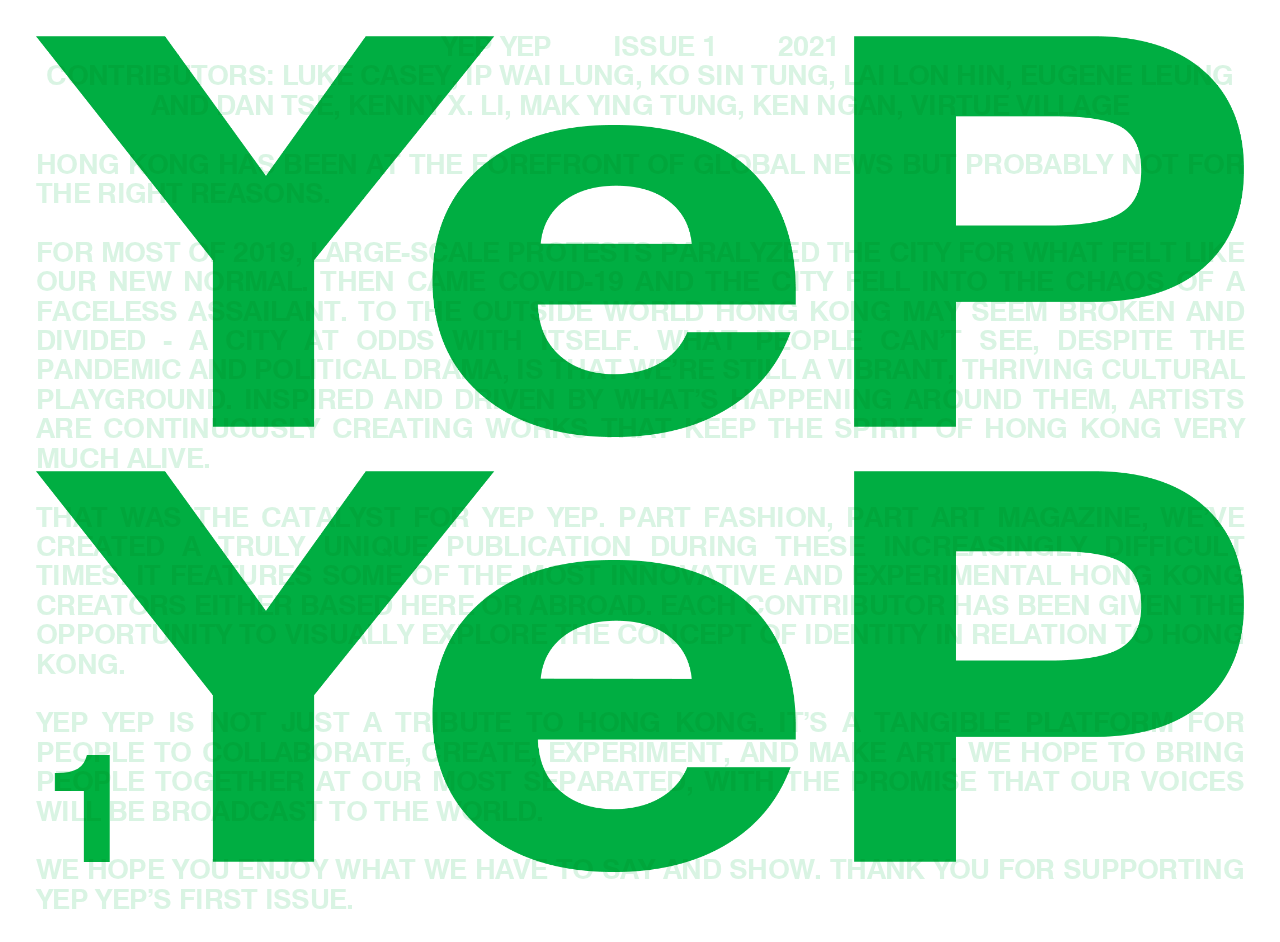
<file: index.html>
<!DOCTYPE html>

<html>
    <head>
        <link rel="stylesheet" href="style.css">
<!--
        <script src="jquery.js"></script>
        <script src="main.js"></script>
-->
    </head>
    <body>
        <div id="click-detector">
        </div>
        <div class="screen-container">
            <div class="blend" id="screen1">
                <img id="logo" src="logo-01.png">
                <img id="logo2" src="logo-01.png">
                <img id="logomobile" src="logomobile.png">
                <div id="issuenumber">1</div>
            </div>
            <div class="blend" id="screen2">
                <div id="centered">
                YEP YEP&nbsp;&nbsp;&nbsp;&nbsp;ISSUE 1&nbsp;&nbsp;&nbsp;&nbsp;2021 <br/>
                CONTRIBUTORS: LUKE CASEY, IP WAI LUNG, KO SIN TUNG, LAI LON HIN, EUGENE LEUNG AND DAN
                TSE, KENNY X. LI, MAK YING TUNG, KEN NGAN, VIRTUE VILLAGE</div>
                <br/>
                HONG KONG HAS BEEN AT THE FOREFRONT OF GLOBAL NEWS BUT PROBABLY NOT FOR THE RIGHT REASONS. <br/>
                <br/>
                FOR MOST OF 2019, LARGE-SCALE PROTESTS PARALYZED THE CITY FOR WHAT FELT LIKE OUR NEW NORMAL. THEN CAME COVID-19 AND THE CITY FELL INTO THE CHAOS OF A FACELESS ASSAILANT. TO THE OUTSIDE WORLD HONG KONG MAY SEEM BROKEN AND DIVIDED - A CITY AT ODDS WITH ITSELF. WHAT PEOPLE CAN’T SEE, DESPITE THE PANDEMIC AND POLITICAL DRAMA, IS THAT WE’RE STILL A VIBRANT, THRIVING CULTURAL PLAYGROUND. INSPIRED AND DRIVEN BY WHAT’S HAPPENING AROUND THEM, ARTISTS ARE CONTINUOUSLY CREATING WORKS THAT KEEP THE SPIRIT OF HONG KONG VERY MUCH ALIVE.<br/>
                <br/>
                THAT WAS THE CATALYST FOR YEP YEP. PART FASHION, PART ART MAGAZINE, WE’VE CREATED A TRULY UNIQUE PUBLICATION DURING THESE INCREASINGLY DIFFICULT TIMES. IT FEATURES SOME OF THE MOST INNOVATIVE AND EXPERIMENTAL HONG KONG CREATORS EITHER BASED HERE OR ABROAD. EACH CONTRIBUTOR HAS BEEN GIVEN THE OPPORTUNITY TO VISUALLY EXPLORE THE CONCEPT OF IDENTITY IN RELATION TO HONG KONG.<br/>
                <br/>
                YEP YEP IS NOT JUST A TRIBUTE TO HONG KONG. IT’S A TANGIBLE PLATFORM FOR PEOPLE TO COLLABORATE, CREATE, EXPERIMENT, AND MAKE ART. WE HOPE TO BRING PEOPLE TOGETHER AT OUR MOST SEPARATED, WITH THE PROMISE THAT OUR VOICES WILL BE BROADCAST TO THE WORLD.<br/>
                <br/>
                WE HOPE YOU ENJOY WHAT WE HAVE TO SAY AND SHOW. THANK YOU FOR SUPPORTING YEP YEP’S FIRST ISSUE.
            </div>
            <div class="blend" id="screen3">
                <div>
                    <a href="mailto:contact@yepyepmag.com" target="_blank">Email</a><br/>
                    <a href="https://www.instagram.com/yepyepmag/" target="_blank">Instagram</a><br/>
                </div>
                <div id="subscribe">Subscribe</div>
                <div>Enter</div>
                <div id="address">
                    YEP YEP MAGAZINE<br/>
                    UNIT 607, 20 CHEUNG SHUN STREET <br/>
                    KOWLOON, HONG KONG
                </div>
            </div>
        </div>

        
        <script src="jquery.js"></script>
        <script src="main.js"></script>
    </body>
</html>
</file>
<file: style.css>
@media screen  and (min-width : 800px) {

    @font-face {
        font-family: swisBold;
        src: url(Swis721_BT_Bold.ttf);
}
    a {
        text-decoration: none;
        color: rgb(0 177 64);
        z-index: 2;
}
    @font-face {
        font-family: swisBoldExtended;
        src: url(swiss_721_bold_extended_bt.ttf);
}
    div, a {
        pointer-events: none;
}
    #screen3.clickable a {
        pointer-events: all;
}
    #click-detector {
        position: fixed;
        left: 0;
        top: 0;
        height: 100vh;
        width: 100vw;
        pointer-events: all;
        z-index: 0;
}
    body {
        margin:0px;
        color: rgb(0 177 64);
}
    .blend {
    transition: opacity .1s ease-in-out;
    -webkit-transition: opacity .1s ease-in-out;
    -moz-transition: opacity .1s ease-in-out;
    -o-transition: opacity .1s ease-in-out;
    height: 100%;
    mix-blend-mode: multiply;
    background-blend-mode: multiply;
    }
    .screenContainer{
        width: 100vw;
        height: 100vh;
        z-index: 1;
}
    #logo {
      width: calc(100vw - 72px);
      height:calc(50vh - 49px);
      position: fixed;
}
    #logo2 {
      width: calc(100vw - 72px);
      height:calc(50vh - 49px);
      bottom: 28px;
      position: fixed;
}
    #issuenumber{
        font-family: swisBoldExtended;
        font-size: 9.5em;
        line-height: .95em;
        position: fixed;
        margin:0;
        bottom: 21px;
}
    #screen1{
        width:calc(100vw - 72px);
        height:calc(100vh - 72px);
        margin: 36px;
        top: 0px;
        position: fixed;
        opacity: 1;
}
    #screen2 {
        width:calc(100vw - 72px);
        height:  100%;
        margin-top: 32px;
        margin-bottom: 28px;
        margin-left: 36px;
        font-family: swisBold;
        text-align: justify;
        font-size: 1.75em;
        line-height: 1.05em;
        letter-spacing: -.025em;
        opacity: .15;
}
    #screen3 {
        width:calc(100vw - 72px);
        top: 0px;
        margin-top: 18px;
        margin-left:24px;
        margin-right: 24px;
        font-family: swisBoldExtended;
        font-size: 9.5em;
        line-height: .95em;
        position: fixed;
        opacity:0;
}
    #address {
        width:96%;
        font-family: swisBold;
        text-align: justify;
        font-size: .185em;
        margin-top: .54em;
        line-height: 1.05em;
        letter-spacing: -.02em;
        text-align:center;
        position: fixed;
        bottom: 28px;
}
    #centered {
        text-align:center;
}
    #subscribe {
        display: flex;
        align-items: center;
        justify-content: center;
        outline: solid .14em;
        margin-left: .22em;
        margin-right: .07em;
        margin-top: .27em;
        margin-bottom: .27em;
        height: 1.38em;
        overflow:hidden;
        border-right:.27em;
}
    
}

@media (hover: hover) and (pointer: fine) {
    #logomobile {
        display:none;
    }
}

@media (hover: none) and (pointer: coarse) {

    @font-face {
        font-family: swisBold;
        src: url(Swis721_BT_Bold.ttf);
}
    a {
        text-decoration: none;
        color: rgb(0 177 64);
        z-index: 2;
}
    @font-face {
        font-family: swisBoldExtended;
        src: url(swiss_721_bold_extended_bt.ttf);
}
    div, a {
        pointer-events: none;
}
    #screen3.clickable a {
        pointer-events: all;
}
    #click-detector {
        position: fixed;
        left: 0;
        top: 0;
        height: 100vh;
        width: 100vw;
        pointer-events: all;
        z-index: 0;
}
    body {
        margin:0px;
        color: rgb(0 177 64);
}
    .blend {
    transition: opacity .1s ease-in-out;
    -webkit-transition: opacity .1s ease-in-out;
    -moz-transition: opacity .1s ease-in-out;
    -o-transition: opacity .1s ease-in-out;
    height: 100%;
    mix-blend-mode: multiply;
    background-blend-mode: multiply;
    }
    .screenContainer{
        width: 100vw;
        height: 100vh;
        z-index: 1;
}
    #logo {
      display:none;
}
    #logo2 {
      display:none;
}
      #logomobile {
      width: calc(100vw - 72px);
      height: -webkit-fill-available;
      position: fixed;
    }
    #issuenumber{
        font-family: swisBoldExtended;
        font-size: 9.5em;
        line-height: .95em;
        position: fixed;
        margin:0;
        bottom: 21px;
}
    #screen1{
        width:calc(100vw - 72px);
        height:calc(100vh - 72px);
        margin: 36px;
        top: 0px;
        position: fixed;
        opacity: 1;
}
    #screen2 {
        width:calc(100vw - 72px);
        height:  100%;
        margin-top: 32px;
        margin-bottom: 28px;
        margin-left: 36px;
        font-family: swisBold;
        text-align: justify;
        font-size: 1.75em;
        line-height: 1.05em;
        letter-spacing: -.025em;
        opacity: .15;
}
    #screen3 {
        width: calc(100vw - 72px);
        top: 0px;
        margin-top: 16px;
        margin-left: 24px;
        margin-right: 24px;
        font-family: swisBoldExtended;
        font-size: 8.7em;
        line-height: 1.05em;
        position: fixed;
        opacity: 0;
}
    #address {
        width:96%;
        font-family: swisBold;
        text-align: justify;
        font-size: .185em;
        margin-top: .54em;
        line-height: 1.05em;
        letter-spacing: -.02em;
        text-align:center;
        position: fixed;
        bottom: 28px;
}
    #centered {
        text-align:center;
}
    #subscribe {
        display: flex;
        align-items: center;
        justify-content: center;
        outline: solid .18em;
        margin-left: .27em;
        margin-right: .09em;
        margin-top: .36em;
        margin-bottom: .35em;
        height: 1.42em;
        overflow: hidden;
        border-right: .27em;
}
    
}

@media screen  and (max-width : 799px) {

    @font-face {
        font-family: swisBold;
        src: url(Swis721_BT_Bold.ttf);
    }
    a {
        text-decoration: none;
        color: rgb(0 177 64);
        z-index: 2;
    }
    @font-face {
        font-family: swisBoldExtended;
        src: url(swiss_721_bold_extended_bt.ttf);
    }
    div, a {
        pointer-events: none;
    }
    #screen3.clickable a {
        pointer-events: all;
    }
    #click-detector {
        position: fixed;
        left: 0;
        top: 0;
        height: 100vh;
        width: 100vw;
        pointer-events: all;
        z-index: 0;
    }
    body {
        margin:0px;
        color: rgb(0 177 64);
    }
    .blend {
        transition: opacity .1s ease-in-out;
        -webkit-transition: opacity .1s ease-in-out;
        -moz-transition: opacity .1s ease-in-out;
        -o-transition: opacity .1s ease-in-out;
        height: 100%;
        mix-blend-mode: multiply;
        background-blend-mode: multiply;
    }
    .screenContainer{
        width: 100vw;
        height: 100vh;
        z-index: 1;
    }
    #logo {
      width: calc(100vw - 72px);
      height:calc(50vh - 49px);
      position: fixed;
    }
    #logo2 {
      width: calc(100vw - 72px);
      height:calc(50vh - 49px);
      bottom: 28px;
      position: fixed;
    }
    #issuenumber{
        font-family: swisBoldExtended;
        font-size: 4.75em;
        line-height: .95em;
        position: fixed;
        margin:0;
        bottom: 29px;
    }
    #screen1{
        width:calc(100vw - 72px);
        height:calc(100vh - 72px);
        margin: 36px;
        top: 0px;
        position: fixed;
        opacity: 1;
    }
    #screen2 {
        width:calc(100vw - 72px);
        height:  100%;
        margin-top: 32px;
        margin-bottom: 30px;
        margin-left: 36px;
        font-family: swisBold;
        text-align: justify;
        font-size: 1.25em;
        line-height: 1em;
        letter-spacing: -.025em;
        opacity: .15;
        hyphens:auto;
    }
    #screen3 {
        width:calc(100vw - 72px);
        top: 0px;
        margin-top: 22px;
        margin-left:31px;
        margin-right: 24px;
        font-family: swisBoldExtended;
        font-size: 4.75em;
        line-height: 1.06em;
        position: fixed;
        opacity:0;
        height: 100%;
    }
    #address {
        width:90%;
        font-family: swisBold;
        text-align: justify;
        font-size: .275em;
        margin-top: .89em;
        line-height: 1em;
        letter-spacing: -.02em;
        text-align:center;
        position: fixed;
        bottom: 30px;
    }
    #centered {
        text-align:center;
    }
    #subscribe {
        display: flex;
        align-items: center;
        justify-content: center;
        outline: solid .2em;
        margin-left: .25em;
        margin-right: .13em;
        margin-top: .36em;
        margin-bottom: .36em;
        height: 1.38em;
        overflow:hidden;
        border-right:.27em;
    }
    
}
</file>
